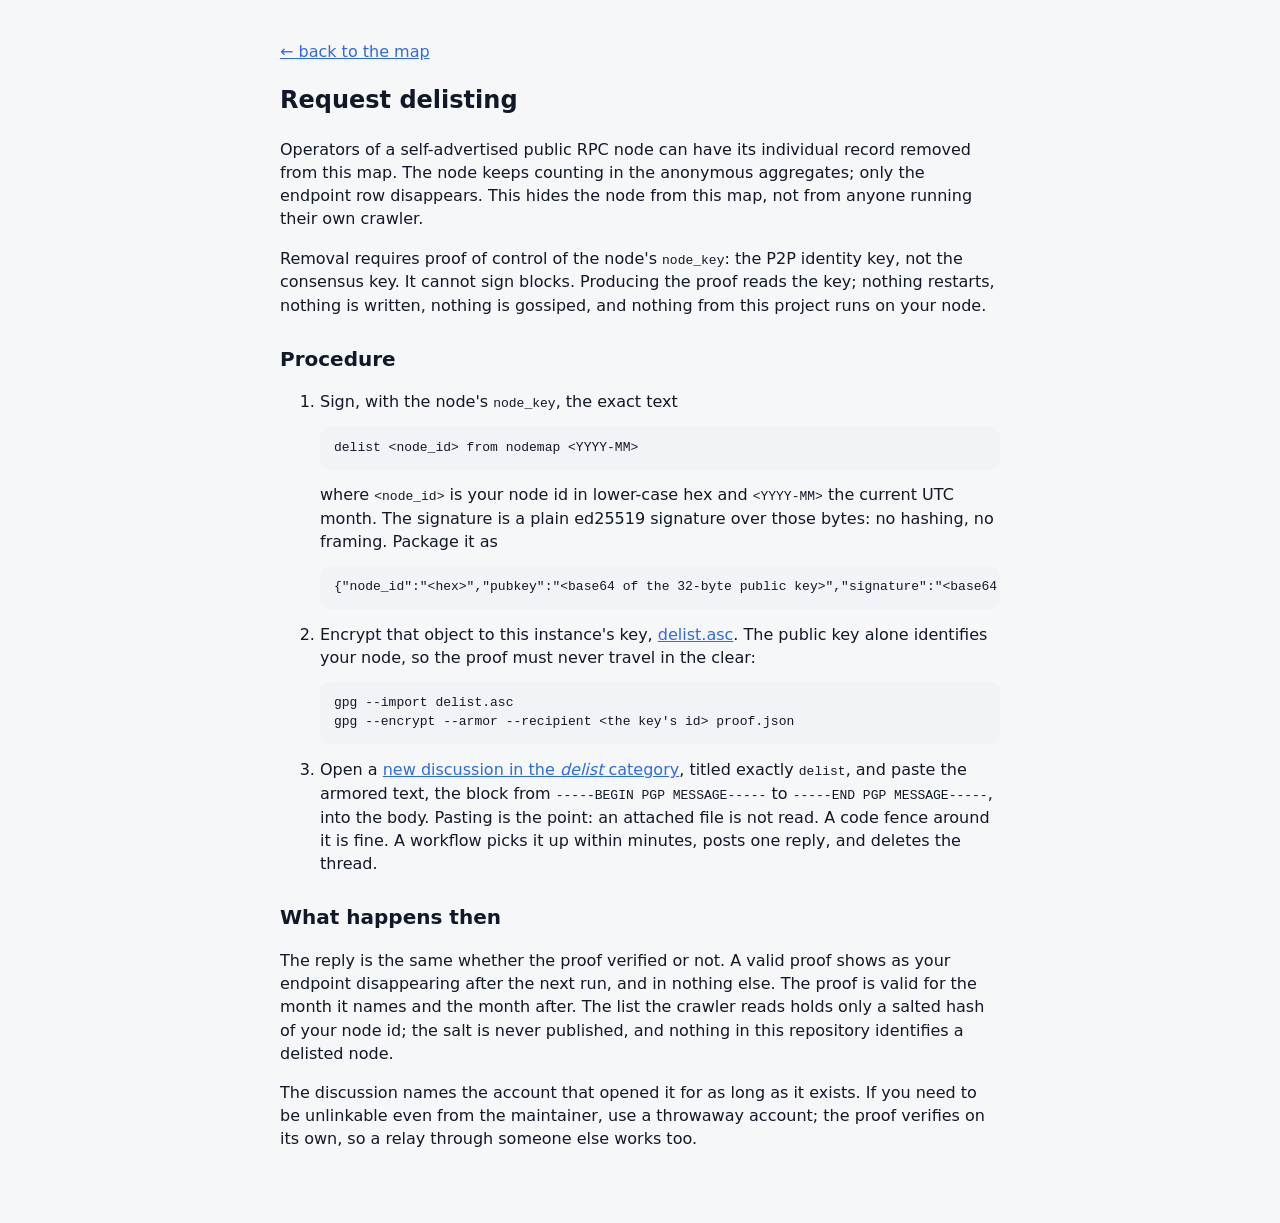
<file: site/delist.html>
<!doctype html>
<html lang="en">
<head>
  <meta charset="utf-8">
  <meta name="viewport" content="width=device-width, initial-scale=1">
  <title>nodemap · request delisting</title>
  <link rel="stylesheet" href="style.css">
  <style>
    .doc { max-width: 760px; margin: 0 auto; padding: 24px 20px 60px; }
    .doc pre { background: #f1f3f6; padding: 12px 14px; border-radius: 10px; overflow-x: auto; font-size: 13px; }
    .doc ol li { margin-bottom: 14px; }
    .doc h2 { font-size: 20px; margin-top: 28px; }
  </style>
</head>
<body>
  <article class="doc">
    <p><a href="./">← back to the map</a></p>
    <h1>Request delisting</h1>
    <p>Operators of a self-advertised public RPC node can have its individual record removed from this map. The node
      keeps counting in the anonymous aggregates; only the endpoint row disappears. This hides the node from this map,
      not from anyone running their own crawler.</p>
    <p>Removal requires proof of control of the node's <code>node_key</code>: the P2P identity key, not the consensus
      key. It cannot sign blocks. Producing the proof reads the key; nothing restarts, nothing is written, nothing is
      gossiped, and nothing from this project runs on your node.</p>

    <h2>Procedure</h2>
    <ol>
      <li>
        Sign, with the node's <code>node_key</code>, the exact text
        <pre>delist &lt;node_id&gt; from nodemap &lt;YYYY-MM&gt;</pre>
        where <code>&lt;node_id&gt;</code> is your node id in lower-case hex and <code>&lt;YYYY-MM&gt;</code> the
        current UTC month. The signature is a plain ed25519 signature over those bytes: no hashing, no framing.
        Package it as
        <pre>{"node_id":"&lt;hex&gt;","pubkey":"&lt;base64 of the 32-byte public key&gt;","signature":"&lt;base64 of the 64-byte signature&gt;"}</pre>
      </li>
      <li>
        Encrypt that object to this instance's key, <a href="delist.asc">delist.asc</a>. The public key alone
        identifies your node, so the proof must never travel in the clear:
        <pre>gpg --import delist.asc
gpg --encrypt --armor --recipient &lt;the key's id&gt; proof.json</pre>
      </li>
      <li>
        Open a <a href="https://github.com/ny4rl4th0t3p/nodemap-ui/discussions/new?category=delist">new discussion in
        the <em>delist</em> category</a>, titled exactly <code>delist</code>, and paste the armored text, the block from
        <code>-----BEGIN PGP MESSAGE-----</code> to <code>-----END PGP MESSAGE-----</code>, into the body. Pasting is
        the point: an attached file is not read. A code fence around it is fine. A workflow picks it up within minutes,
        posts one reply, and deletes the thread.
      </li>
    </ol>

    <h2>What happens then</h2>
    <p>The reply is the same whether the proof verified or not. A valid proof shows as your endpoint disappearing after
      the next run, and in nothing else. The proof is valid for the month it names and the month after. The list
      the crawler reads holds only a salted hash of your node id; the salt is never published, and nothing in this
      repository identifies a delisted node.</p>
    <p>The discussion names the account that opened it for as long as it exists. If you need to be unlinkable even from
      the maintainer, use a throwaway account; the proof verifies on its own, so a relay through someone else works
      too.</p>
  </article>
</body>
</html>
</file>
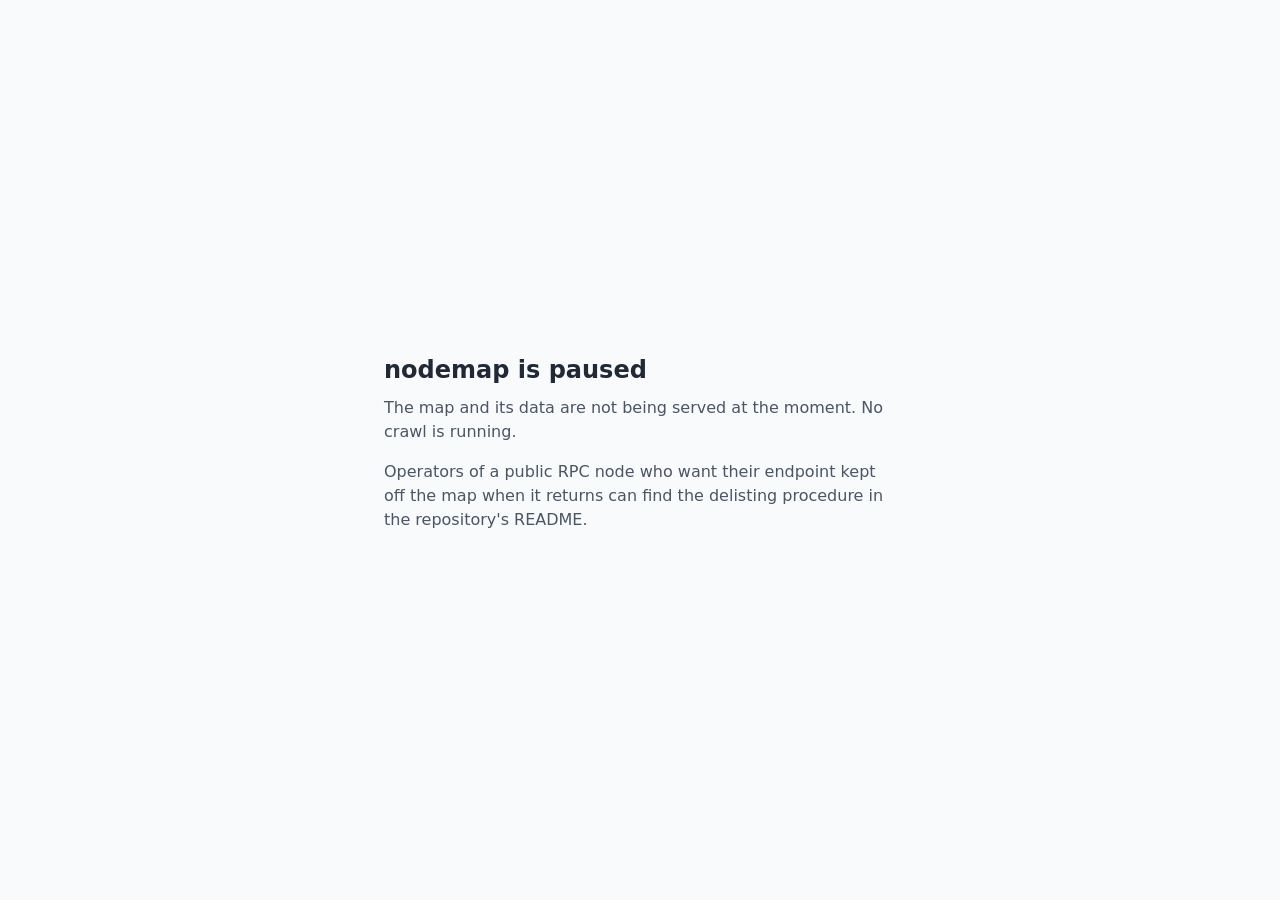
<file: site/takedown.html>
<!doctype html>
<html lang="en">
<head>
  <meta charset="utf-8">
  <meta name="viewport" content="width=device-width, initial-scale=1">
  <title>nodemap</title>
  <style>
    body { margin: 0; min-height: 100vh; display: grid; place-items: center; font: 16px/1.5 system-ui, sans-serif; color: #1f2937; background: #f8fafc; }
    main { max-width: 32rem; padding: 2rem; }
    h1 { font-size: 1.5rem; margin: 0 0 .5rem; }
    p { margin: 0 0 1rem; color: #4b5563; }
  </style>
</head>
<body>
  <main>
    <h1>nodemap is paused</h1>
    <p>The map and its data are not being served at the moment. No crawl is running.</p>
    <p>Operators of a public RPC node who want their endpoint kept off the map when it returns can find the
      delisting procedure in the repository's README.</p>
  </main>
</body>
</html>
</file>
<file: site/style.css>
:root {
  --bg: #f6f7f9;
  --card: #ffffff;
  --line: #e5e7eb;
  --text: #111827;
  --muted: #6b7280;
  --blue: #2f6bdc;
  --blue-soft: #dbe6fb;
  --green: #1a9c6b;
  --amber: #b45309;
  --amber-soft: #fdecc8;
  --red: #b91c1c;
  --radius: 14px;
  font-family: "Inter", system-ui, -apple-system, "Segoe UI", sans-serif;
}

* { box-sizing: border-box; }
body { margin: 0; background: var(--bg); color: var(--text); line-height: 1.45; }
a { color: var(--blue); }

.top, main, .empty { max-width: 960px; margin: 0 auto; padding: 0 20px; }
.top { padding-top: 24px; }
.brand { display: flex; align-items: center; gap: 10px; }
.brand h1 { margin: 0; font-size: 26px; letter-spacing: -0.01em; }
.mark { color: var(--blue); font-size: 22px; }
.tagline { margin: 4px 0 14px; color: var(--muted); }
.chain { width: 100%; font: inherit; padding: 10px 12px; border: 1px solid var(--line); border-radius: 10px; background: var(--card); }

.badge { font-size: 12px; padding: 3px 10px; border-radius: 999px; white-space: nowrap; }
.badge-blue { background: var(--blue-soft); color: var(--blue); }
.badge-amber { background: var(--amber-soft); color: var(--amber); }
.note { font-size: 12px; color: var(--muted); white-space: nowrap; }

.tiles { display: grid; grid-template-columns: repeat(4, 1fr); gap: 16px; margin: 24px 0 20px; }
.tile { display: flex; flex-direction: column; gap: 2px; }
.tile .label { color: var(--muted); font-size: 14px; }
.tile strong { font-size: 30px; font-weight: 600; letter-spacing: -0.02em; }
.tile .sub { font-size: 13px; color: var(--muted); }
.tile .sub.up { color: var(--green); }
.tile .sub.warn { color: var(--amber); }
.tile .sub.bad { color: var(--red); }
.tile .sub.tip { text-decoration: underline dotted currentColor; text-underline-offset: 3px; cursor: help; width: fit-content; }

.card { background: var(--card); border: 1px solid var(--line); border-radius: var(--radius); padding: 20px 22px; margin-bottom: 16px; }
.card-head { display: flex; justify-content: space-between; align-items: flex-start; gap: 12px; margin-bottom: 14px; }
.card-head h2 { margin: 0; font-size: 18px; }
.card-head p { margin: 2px 0 0; color: var(--muted); font-size: 14px; }
.two { display: grid; grid-template-columns: 1fr 1fr; gap: 16px; }

.map-wrap { overflow-x: auto; }
#map { width: 100%; height: auto; display: block; }
#map path { stroke: #ffffff; stroke-width: 0.5; }
#map path:hover { stroke: var(--text); }
.legend { display: flex; align-items: center; gap: 10px; font-size: 12px; color: var(--muted); margin-top: 10px; }
.legend-bar { flex: 1 1 auto; max-width: 300px; min-width: 0; height: 10px; border-radius: 5px; background: linear-gradient(90deg, #e8eefb, #1e40af); }

.bars { list-style: none; margin: 0; padding: 0; }
.bars li { display: grid; grid-template-columns: 130px 1fr 96px; align-items: center; gap: 12px; padding: 7px 0; font-size: 15px; }
.bars li > span:first-child { white-space: nowrap; overflow: hidden; text-overflow: ellipsis; }
.bars .track { display: block; height: 9px; background: #eef1f5; border-radius: 5px; overflow: hidden; }
.bars .fill { display: block; height: 100%; border-radius: 5px; }
.bars.blue .fill { background: var(--blue); }
.bars.green .fill { background: var(--green); }
.bars .value { text-align: right; color: var(--muted); font-variant-numeric: tabular-nums; }
.callout { margin: 10px 0 0; padding-top: 10px; border-top: 1px solid var(--line); color: var(--amber); font-size: 14px; }

.adoption-block + .adoption-block { margin-top: 18px; padding-top: 14px; border-top: 1px solid var(--line); }
.adoption-block h3 { margin: 0 0 6px; font-size: 14px; font-weight: 500; color: var(--muted); }
#adoption svg { width: 100%; height: auto; display: block; }
#adoption .axis { stroke: var(--line); }
#adoption text { font-size: 11px; fill: var(--muted); }
#adoption .area { fill: var(--blue-soft); }
#adoption .line { fill: none; stroke: var(--blue); stroke-width: 2; }
#adoption .hover line { stroke: var(--muted); stroke-dasharray: 3 3; }
#adoption .line.alt { stroke: var(--muted); stroke-width: 1.5; stroke-dasharray: 4 3; }
#adoption .hover circle { fill: var(--blue); stroke: var(--card); stroke-width: 1.5; }
#adoption .hover circle.alt { fill: var(--muted); }
#adoption .hover text { fill: var(--text); font-weight: 500; }
.gathering { color: var(--muted); font-size: 14px; padding: 30px 0; text-align: center; }

.endpoints { width: 100%; border-collapse: collapse; font-size: 14px; }
.endpoints th { text-align: left; color: var(--muted); font-weight: 500; padding: 8px 0; border-bottom: 1px solid var(--line); }
.endpoints td { padding: 9px 8px 9px 0; border-bottom: 1px solid #f0f2f5; vertical-align: top; }
.endpoints td:first-child { font-family: ui-monospace, SFMono-Regular, Menlo, monospace; font-size: 13px; overflow-wrap: anywhere; }
.endpoints td:nth-child(n + 3) { white-space: nowrap; }
.endpoints .tip { text-decoration: underline dotted var(--muted); text-underline-offset: 3px; cursor: help; }
.endpoints .live { color: var(--green); }
.endpoints .down { color: var(--muted); }
.card-foot { display: flex; justify-content: space-between; flex-wrap: wrap; gap: 8px; margin-top: 14px; padding-top: 12px; border-top: 1px solid var(--line); color: var(--muted); font-size: 13px; }
.delist { margin-left: auto; }

.empty { text-align: center; padding: 80px 20px; color: var(--muted); }
.empty h2 { color: var(--text); }

@media (max-width: 720px) {
  .tiles { grid-template-columns: repeat(2, 1fr); }
  .two { grid-template-columns: 1fr; }
  .bars li { grid-template-columns: 96px 1fr 72px; gap: 8px; }
  .card { padding: 16px; }
  .endpoints { font-size: 13px; }
  .endpoints td:first-child { font-size: 12px; }
  .card-foot { flex-direction: column; gap: 6px; }
  .delist { margin-left: 0; }
}
</file>
